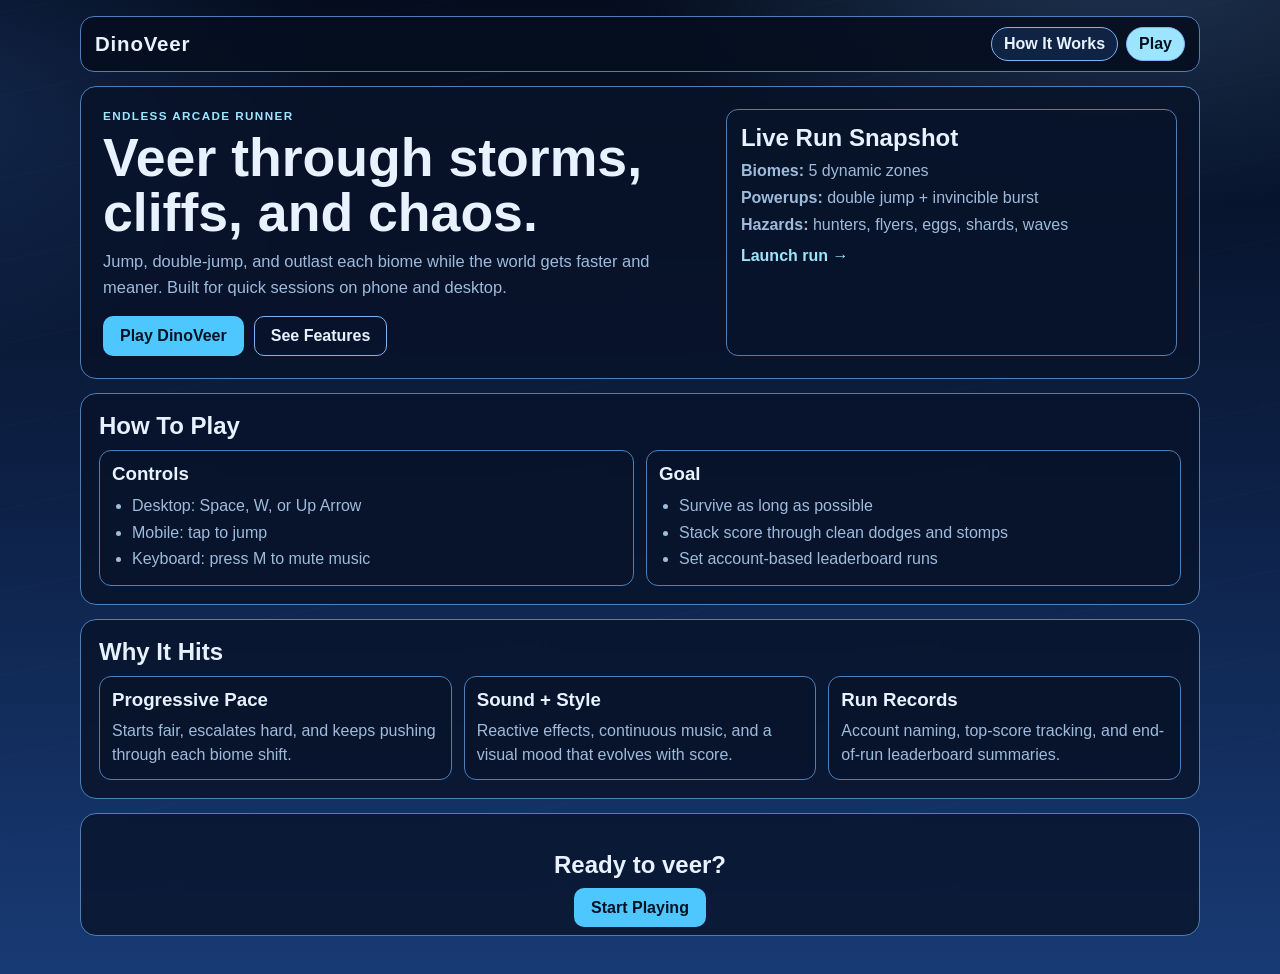
<file: index.html>
<!doctype html>
<html lang="en">
  <head>
    <meta charset="UTF-8" />
    <meta name="viewport" content="width=device-width, initial-scale=1.0" />
    <title>DinoVeer | Official Site</title>
    <link rel="stylesheet" href="site.css" />
  </head>
  <body>
    <div class="sky-glow"></div>
    <header class="topbar">
      <div class="brand">DinoVeer</div>
      <nav class="top-actions">
        <a class="chip" href="#how">How It Works</a>
        <a class="chip chip-strong" href="play.html">Play</a>
      </nav>
    </header>

    <main>
      <section class="hero">
        <div class="hero-copy">
          <p class="eyebrow">ENDLESS ARCADE RUNNER</p>
          <h1>Veer through storms, cliffs, and chaos.</h1>
          <p class="subtitle">
            Jump, double-jump, and outlast each biome while the world gets faster and meaner.
            Built for quick sessions on phone and desktop.
          </p>
          <div class="hero-actions">
            <a class="btn primary" href="play.html">Play DinoVeer</a>
            <a class="btn ghost" href="#features">See Features</a>
          </div>
        </div>
        <aside class="hero-card" aria-label="Game snapshot">
          <h2>Live Run Snapshot</h2>
          <p><strong>Biomes:</strong> 5 dynamic zones</p>
          <p><strong>Powerups:</strong> double jump + invincible burst</p>
          <p><strong>Hazards:</strong> hunters, flyers, eggs, shards, waves</p>
          <a class="small-link" href="play.html">Launch run →</a>
        </aside>
      </section>

      <section id="how" class="panel">
        <h2>How To Play</h2>
        <div class="grid-2">
          <article class="tile">
            <h3>Controls</h3>
            <ul>
              <li>Desktop: Space, W, or Up Arrow</li>
              <li>Mobile: tap to jump</li>
              <li>Keyboard: press M to mute music</li>
            </ul>
          </article>
          <article class="tile">
            <h3>Goal</h3>
            <ul>
              <li>Survive as long as possible</li>
              <li>Stack score through clean dodges and stomps</li>
              <li>Set account-based leaderboard runs</li>
            </ul>
          </article>
        </div>
      </section>

      <section id="features" class="panel">
        <h2>Why It Hits</h2>
        <div class="grid-3">
          <article class="tile">
            <h3>Progressive Pace</h3>
            <p>Starts fair, escalates hard, and keeps pushing through each biome shift.</p>
          </article>
          <article class="tile">
            <h3>Sound + Style</h3>
            <p>Reactive effects, continuous music, and a visual mood that evolves with score.</p>
          </article>
          <article class="tile">
            <h3>Run Records</h3>
            <p>Account naming, top-score tracking, and end-of-run leaderboard summaries.</p>
          </article>
        </div>
      </section>

      <section class="cta">
        <h2>Ready to veer?</h2>
        <a class="btn primary" href="play.html">Start Playing</a>
      </section>
    </main>
  </body>
</html>
</file>
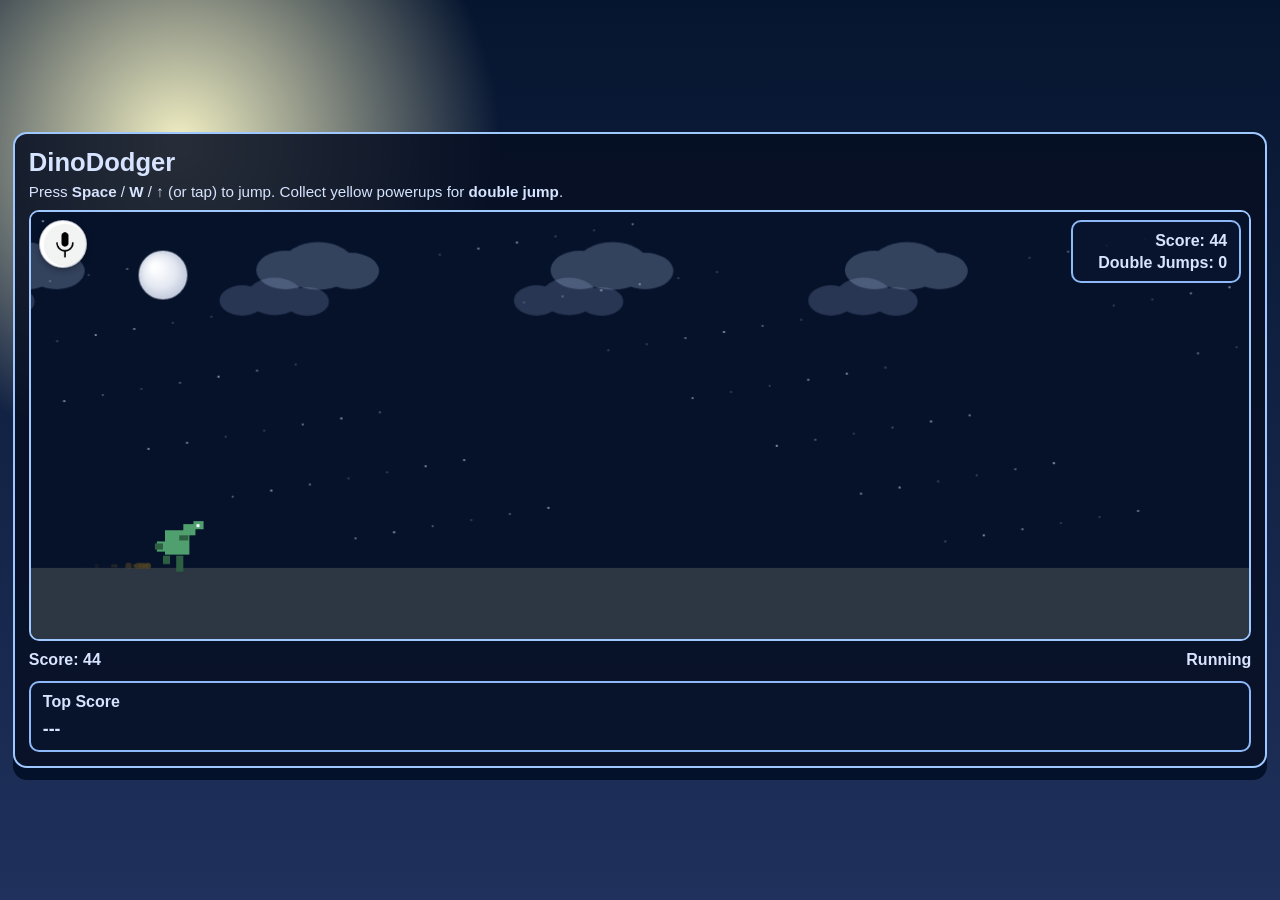
<file: MiniGame/index.html>
<!doctype html>
<html lang="en">
  <head>
    <meta charset="UTF-8" />
    <meta name="viewport" content="width=device-width, initial-scale=1.0" />
    <title>DinoDodger</title>
    <link rel="stylesheet" href="style.css" />
  </head>
  <body>
    <main class="game-shell">
      <h1>DinoDodger</h1>
      <p class="hint">Press <strong>Space</strong> / <strong>W</strong> / <strong>↑</strong> (or tap) to jump. Collect yellow powerups for <strong>double jump</strong>.</p>
      <div class="game-wrap">
        <canvas id="game" width="1200" height="420" aria-label="DinoDodger game canvas"></canvas>
        <div class="music-indicator-wrap" aria-live="polite">
          <img id="music-indicator" class="music-indicator" src="music-on.png" alt="Music on (press M to mute)" />
        </div>
        <div id="invincible-timer" class="invincible-timer hidden" aria-live="polite"></div>
        <aside class="top-hud" aria-label="Live run stats">
          <div id="top-score">Score: 0</div>
          <div id="top-jumps">Double Jumps: 0</div>
        </aside>
      </div>
      <div class="hud">
        <span id="score">Score: 0</span>
        <span id="status">Running</span>
      </div>
      <section class="leaderboard" aria-label="Top score">
        <h2>Top Score</h2>
        <div id="top-score-value">---</div>
      </section>
    </main>
    <script src="game.js"></script>
  </body>
</html>
</file>
<file: site.css>
:root {
  --ink: #e8f2ff;
  --muted: #9fbbdc;
  --panel: rgba(8, 19, 40, 0.78);
  --panel-strong: rgba(6, 15, 32, 0.9);
  --line: #4d7fb9;
  --line-strong: #7fb3f2;
  --accent: #4ec7ff;
  --accent-strong: #9de5ff;
}

* {
  box-sizing: border-box;
}

body {
  margin: 0;
  min-height: 100vh;
  color: var(--ink);
  font-family: "Trebuchet MS", "Avenir Next", "Segoe UI", sans-serif;
  background:
    radial-gradient(56rem 30rem at 88% -8%, rgba(121, 188, 255, 0.26) 0%, transparent 60%),
    radial-gradient(44rem 28rem at -5% 10%, rgba(60, 118, 207, 0.22) 0%, transparent 58%),
    linear-gradient(180deg, #040c1d 0%, #0d2147 52%, #183a74 100%);
}

.sky-glow {
  position: fixed;
  inset: 0;
  pointer-events: none;
  background: repeating-linear-gradient(
    -12deg,
    transparent 0,
    transparent 80px,
    rgba(138, 194, 255, 0.05) 80px,
    rgba(138, 194, 255, 0.05) 81px
  );
  opacity: 0.45;
}

.topbar,
main {
  width: min(1120px, 94vw);
}

.topbar {
  margin: 16px auto 0;
  padding: 10px 14px;
  border: 1px solid var(--line);
  border-radius: 14px;
  background: var(--panel-strong);
  display: flex;
  align-items: center;
  justify-content: space-between;
  position: relative;
  z-index: 2;
}

.brand {
  font-size: 1.28rem;
  font-weight: 900;
  letter-spacing: 0.04em;
}

.top-actions {
  display: flex;
  gap: 8px;
}

.chip {
  text-decoration: none;
  color: var(--ink);
  border: 1px solid var(--line-strong);
  border-radius: 999px;
  padding: 7px 12px;
  font-weight: 700;
  background: rgba(24, 51, 95, 0.56);
}

.chip-strong {
  color: #031020;
  background: var(--accent-strong);
}

main {
  margin: 14px auto 38px;
  display: grid;
  gap: 14px;
  position: relative;
  z-index: 2;
}

.hero,
.panel,
.cta {
  border: 1px solid var(--line);
  border-radius: 16px;
  background: var(--panel);
  backdrop-filter: blur(4px);
}

.hero {
  display: grid;
  grid-template-columns: 1.35fr 1fr;
  gap: 14px;
  padding: 22px;
}

.eyebrow {
  margin: 0;
  color: var(--accent-strong);
  letter-spacing: 0.12em;
  font-size: 0.73rem;
  font-weight: 800;
}

h1 {
  margin: 8px 0 10px;
  font-size: clamp(2rem, 5vw, 3.35rem);
  line-height: 1.02;
}

.subtitle {
  margin: 0;
  max-width: 680px;
  color: var(--muted);
  line-height: 1.55;
  font-size: 1.03rem;
}

.hero-actions {
  margin-top: 16px;
  display: flex;
  gap: 10px;
  flex-wrap: wrap;
}

.btn {
  text-decoration: none;
  border: 1px solid transparent;
  border-radius: 10px;
  font-weight: 800;
  padding: 10px 16px;
}

.btn.primary {
  background: var(--accent);
  color: #031224;
}

.btn.ghost {
  color: var(--ink);
  border-color: var(--line-strong);
}

.hero-card,
.tile {
  border: 1px solid var(--line);
  border-radius: 12px;
  background: rgba(8, 20, 43, 0.74);
}

.hero-card {
  padding: 14px;
}

.hero-card h2,
.panel h2 {
  margin: 0 0 10px;
}

.hero-card p {
  margin: 0 0 9px;
  color: var(--muted);
}

.small-link {
  display: inline-block;
  margin-top: 4px;
  color: var(--accent-strong);
  text-decoration: none;
  font-weight: 700;
}

.panel,
.cta {
  padding: 18px;
}

.grid-2,
.grid-3 {
  display: grid;
  gap: 12px;
}

.grid-2 {
  grid-template-columns: repeat(2, minmax(0, 1fr));
}

.grid-3 {
  grid-template-columns: repeat(3, minmax(0, 1fr));
}

.tile {
  padding: 12px;
}

.tile h3 {
  margin: 0 0 8px;
}

.tile p {
  margin: 0;
  color: var(--muted);
  line-height: 1.5;
}

ul {
  margin: 0;
  padding-left: 20px;
  color: var(--muted);
  line-height: 1.65;
}

.cta {
  text-align: center;
}

@media (max-width: 900px) {
  .hero {
    grid-template-columns: 1fr;
  }

  .grid-3 {
    grid-template-columns: 1fr;
  }
}

@media (max-width: 640px) {
  .topbar {
    margin-top: 10px;
  }

  .brand {
    font-size: 1.04rem;
  }

  .chip {
    padding: 6px 10px;
    font-size: 0.85rem;
  }

  .hero,
  .panel,
  .cta {
    padding: 14px;
  }

  .grid-2 {
    grid-template-columns: 1fr;
  }
}
</file>
<file: MiniGame/style.css>
:root {
  --sky-top: #06152f;
  --sky-bottom: #1f315c;
  --ground: #1b2b1d;
  --ink: #d7e4ff;
  --card: rgba(6, 15, 34, 0.86);
}

* {
  box-sizing: border-box;
}

body {
  margin: 0;
  min-height: 100vh;
  font-family: "Trebuchet MS", "Segoe UI", sans-serif;
  color: var(--ink);
  display: grid;
  place-items: center;
  background: radial-gradient(circle at 14% 16%, #f2f0c3 0%, transparent 24%),
    linear-gradient(180deg, var(--sky-top), var(--sky-bottom));
}

.game-shell {
  width: min(1360px, 98vw);
  background: var(--card);
  border: 2px solid #9ec8ff;
  border-radius: 14px;
  box-shadow: 0 12px 0 #04112a;
  padding: 14px;
}

h1 {
  margin: 0 0 6px;
  font-size: clamp(1.2rem, 2vw, 1.8rem);
}

.hint {
  margin: 0 0 10px;
  font-size: 0.95rem;
}

canvas {
  width: 100%;
  height: auto;
  border: 2px solid #9ec8ff;
  border-radius: 10px;
  background: linear-gradient(180deg, #0c1e45 0%, #233867 63%, #37414f 63%, #232d37 100%);
  display: block;
}

.game-wrap {
  position: relative;
}

.hud {
  margin-top: 10px;
  display: flex;
  justify-content: space-between;
  font-weight: 700;
}

.top-hud {
  position: absolute;
  top: 10px;
  right: 10px;
  z-index: 20;
  border: 2px solid #8eb9f8;
  border-radius: 10px;
  background: rgba(8, 20, 46, 0.9);
  padding: 8px 12px;
  font-weight: 700;
  min-width: 170px;
  text-align: right;
  pointer-events: none;
}

.music-indicator-wrap {
  position: absolute;
  top: 10px;
  left: 10px;
  z-index: 22;
  width: 48px;
  height: 48px;
  border-radius: 999px;
  overflow: hidden;
  background: rgba(231, 236, 245, 0.94);
  border: 1px solid rgba(11, 17, 31, 0.18);
  box-shadow: 0 2px 6px rgba(0, 0, 0, 0.35);
  pointer-events: none;
}

.music-indicator {
  width: 100%;
  height: 100%;
  object-fit: cover;
  display: block;
}

.invincible-timer {
  position: absolute;
  top: 10px;
  left: 50%;
  transform: translateX(-50%);
  z-index: 21;
  border: 2px solid #d7f7ff;
  border-radius: 999px;
  background: rgba(18, 66, 98, 0.9);
  color: #dff9ff;
  padding: 6px 14px;
  font-weight: 700;
  font-size: 0.95rem;
  letter-spacing: 0.01em;
  pointer-events: none;
}

.hidden {
  display: none;
}

#top-score,
#top-jumps {
  line-height: 1.35;
}

.leaderboard {
  margin-top: 12px;
  border: 2px solid #8eb9f8;
  border-radius: 10px;
  background: rgba(8, 20, 46, 0.82);
  padding: 10px 12px;
}

.leaderboard h2 {
  margin: 0 0 8px;
  font-size: 1rem;
}

#top-score-value {
  margin: 0;
  font-weight: 700;
  font-size: 1.1rem;
}

@media (max-width: 640px) {
  .game-shell {
    padding: 10px;
  }

  .hint {
    font-size: 0.88rem;
  }

  .top-hud {
    top: 8px;
    right: 8px;
    min-width: 140px;
    padding: 6px 8px;
    font-size: 0.82rem;
  }

  .music-indicator-wrap {
    top: 8px;
    left: 8px;
    width: 44px;
    height: 44px;
  }

  .invincible-timer {
    top: 8px;
    font-size: 0.78rem;
    padding: 5px 10px;
  }
}
</file>
